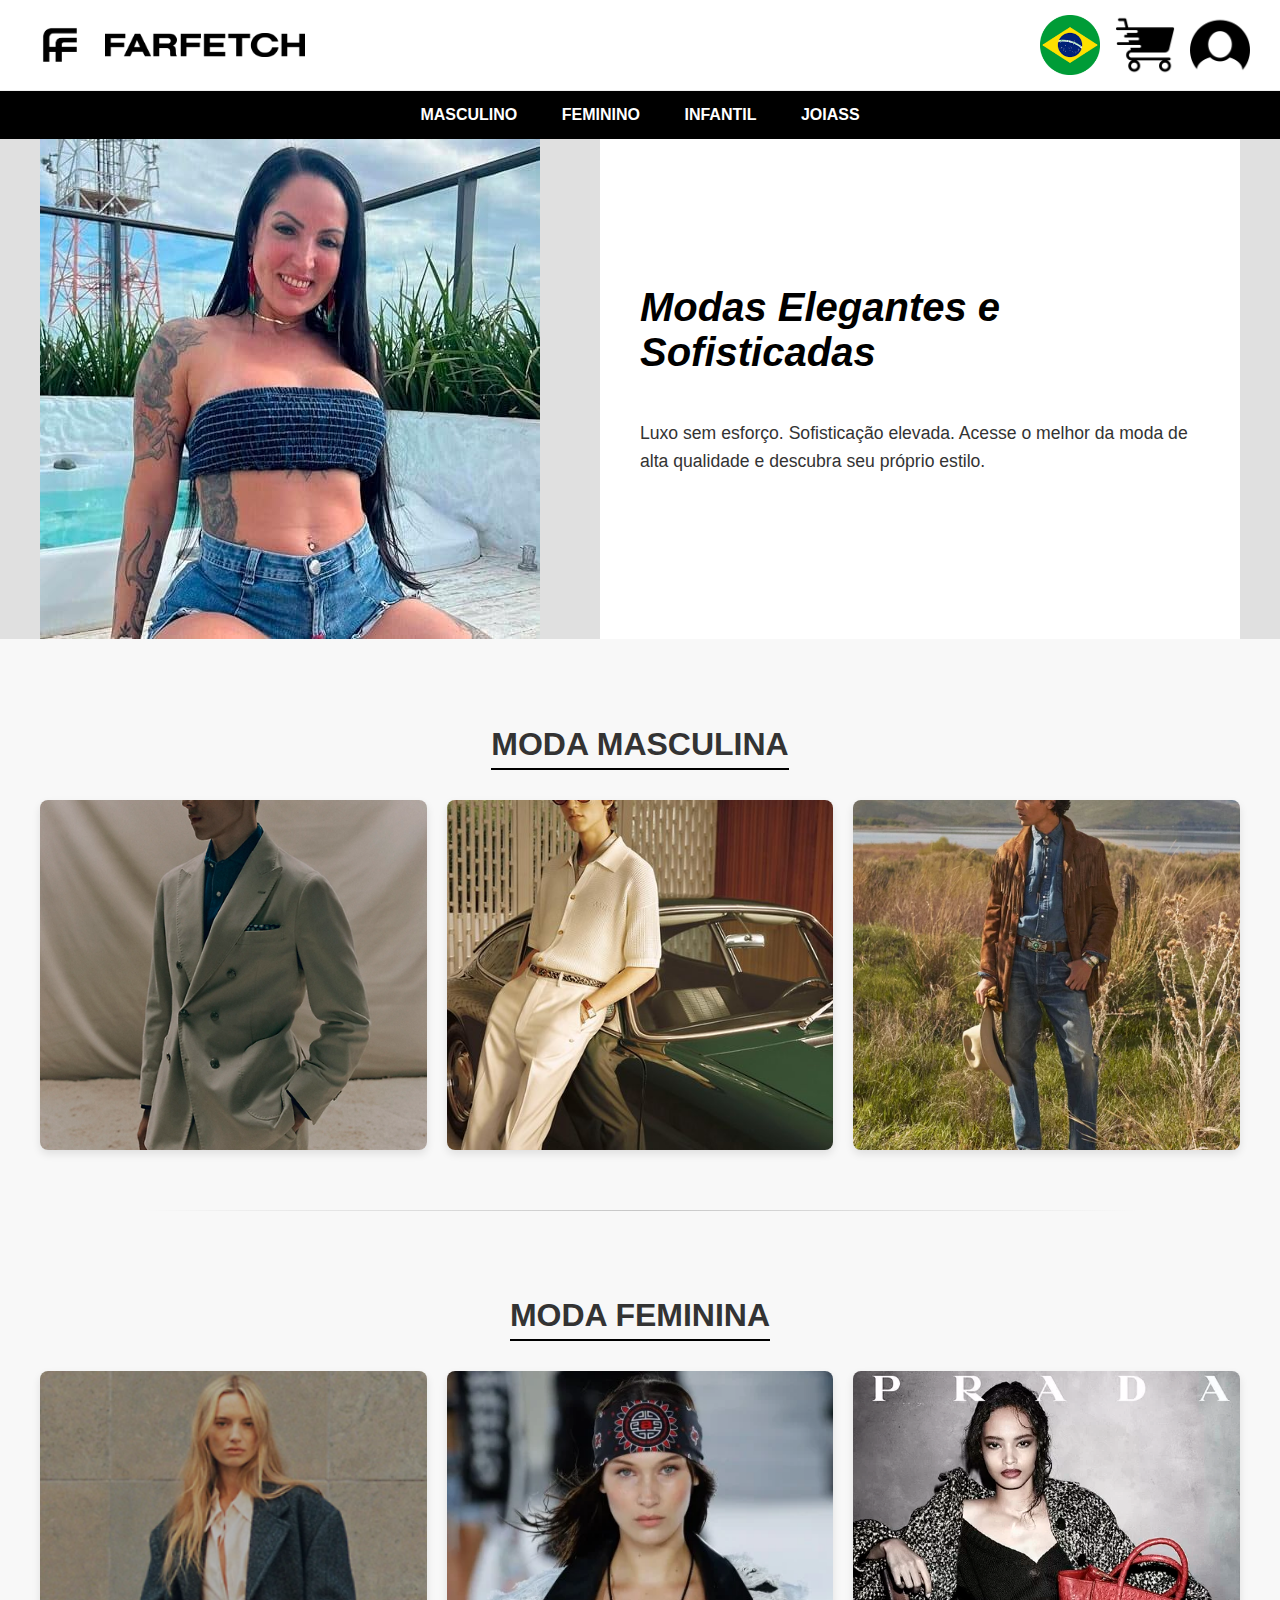
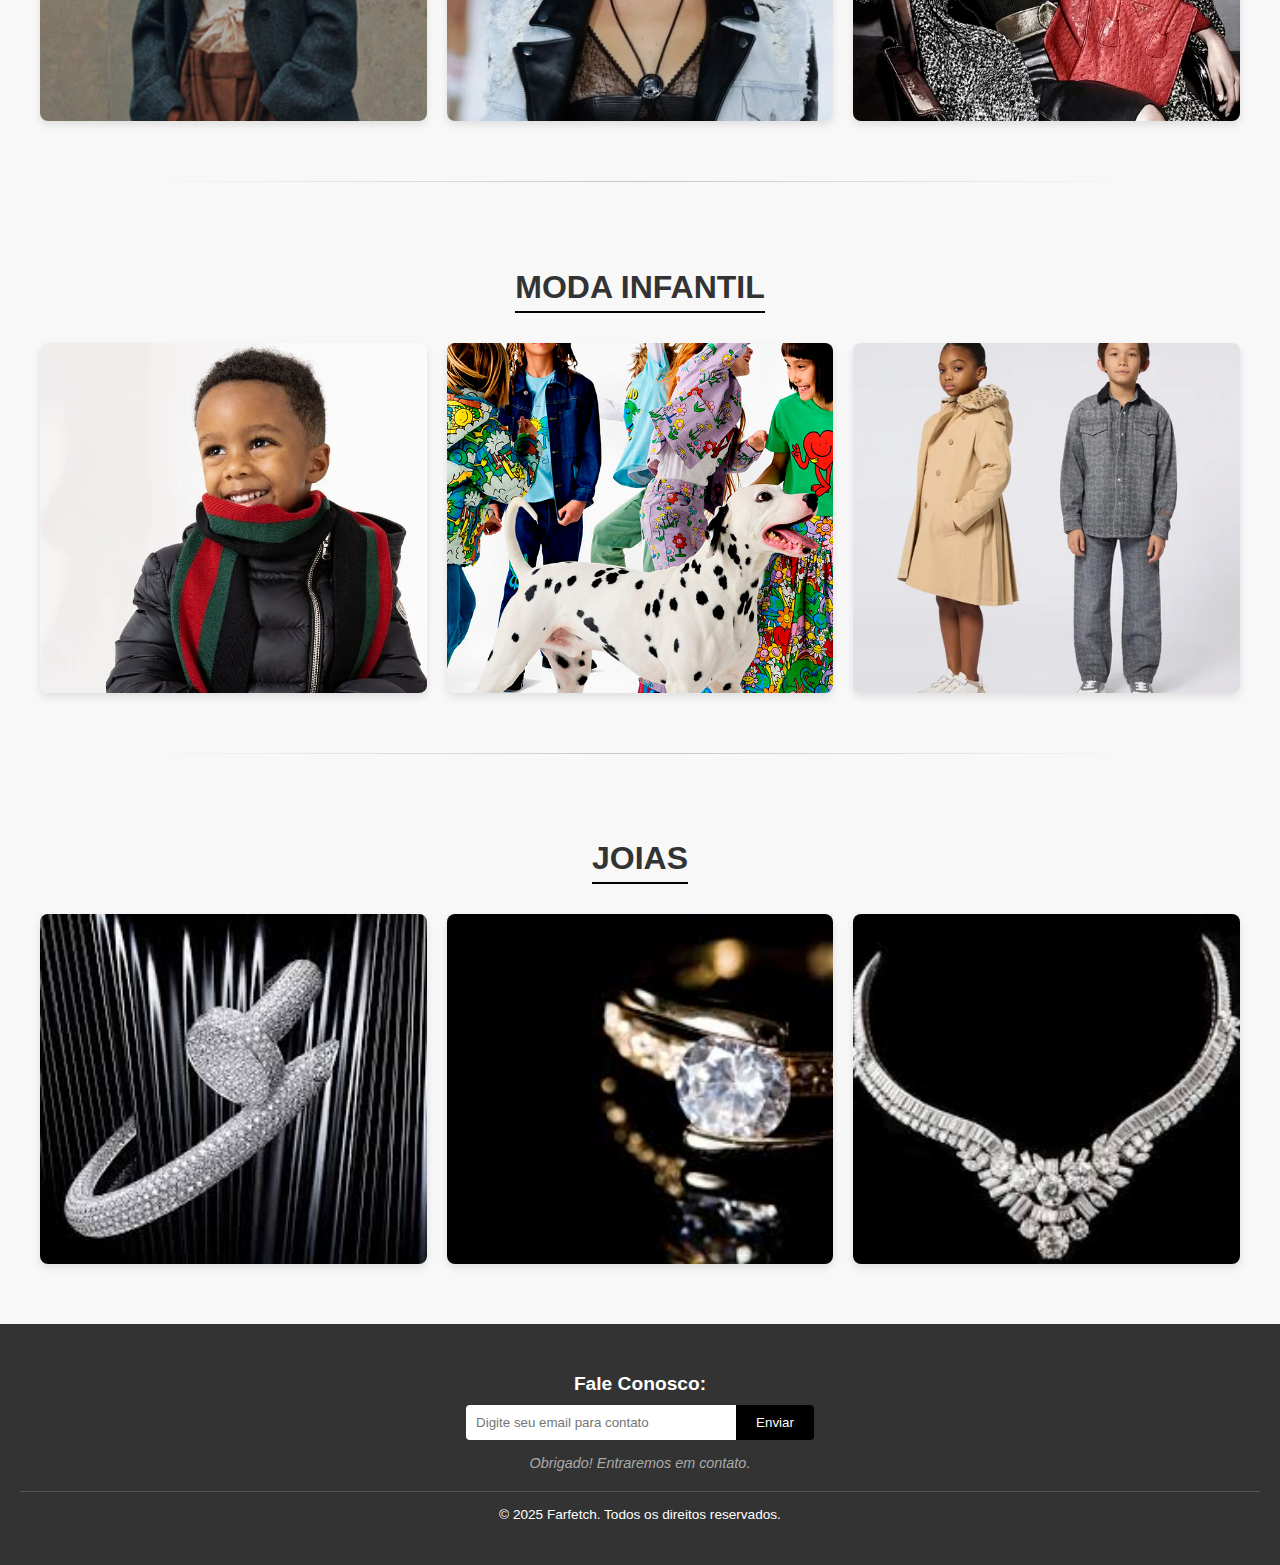
<file: index.html>
<!DOCTYPE html>
<html lang="pt-BR">
<head>
    <meta charset="UTF-8">
    <meta name="viewport" content="width=device-width, initial-scale=1.0">
    <title>Farfetch - O Melhor da Moda de </title>
    <link rel="stylesheet" href="style.css">
</head>
<body>

    <header class="main-header">
        <div class="logo-group">
            <img src="0x0.png" alt="Mini Logo" width="60">
            <img src="farfetch-logo.png" alt="Farfetch Logo Principal" width="200" class="main-logo">
        </div>
        <div class="profile-icons">
            <img src="br.png" alt="Bandeira do Brasil - Localização/Idioma" width="60">
            <img src="carrinho.png" alt="Carrinho de Compras" width="60">
            <a href="file:///C:lingmarcacao/att/6.html">
  <img src="personagem.png" alt="Ícone de Perfil/Conta" width="60">
</a>

        </div>
    </header>
    
    <nav class="main-nav">
        <a href="mas.html">Masculino</a>
        <a href="femi.html">Feminino</a>
        <a href="kid.html">Infantil</a>
        <a href="joia.html">Joiass</a>
    </nav>
    
    <main>
        
        <section class="hero-banner">
            <div class="banner-content">
                <div class="banner-image">
                    <img src="verao.jpeg" alt="Moça em roupa de verão, representando a coleção de moda.">
                </div>
                <div class="banner-text">
                    <h1>Modas Elegantes e Sofisticadas</h1>
                    <p>Luxo sem esforço. Sofisticação elevada. Acesse o melhor da moda de alta qualidade e descubra seu próprio estilo.</p>
                </div>
            </div>
        </section>
        
        <section class="category-section" id="masculino">
            <h2 class="section-title">Moda Masculina</h2>
            <div class="card-container">
                <div class="product-card">
                    <img src="masculino.jpg" alt="Exemplo de Moda Masculina 1">
                </div>
                <div class="product-card">
                    <img src="masculino2.webp" alt="Exemplo de Moda Masculina 2">
                </div>
                <div class="product-card">
                    <img src="masculino3.webp" alt="Exemplo de Moda Masculina 3">
                </div>
            </div>
        </section>

        <hr>

        <section class="category-section" id="feminino">
            <h2 class="section-title">Moda Feminina</h2>
            <div class="card-container">
                <div class="product-card">
                    <img src="feminino.png" alt="Exemplo de Moda Feminina 1">
                </div>
                <div class="product-card">
                    <img src="feminino2.webp" alt="Exemplo de Moda Feminina 2">
                </div>
                <div class="product-card">
                    <img src="feminino3.webp" alt="Exemplo de Moda Feminina 3">
                </div>
            </div>
        </section>

        <hr>
        
        <section class="category-section" id="infantil">
            <h2 class="section-title">Moda Infantil</h2>
            <div class="card-container">
                <div class="product-card">
                    <img src="infantil.webp" alt="Exemplo de Moda Infantil 1">
                </div>
                <div class="product-card">
                    <img src="infantil2.png" alt="Exemplo de Moda Infantil 2">
                </div>
                <div class="product-card">
                    <img src="infantil3.webp" alt="Exemplo de Moda Infantil 3">
                </div>
            </div>
        </section>

        <hr>

        <section class="category-section" id="joias">
            <h2 class="section-title">Joias</h2>
            <div class="card-container">
                <div class="product-card">
                    <img src="joia.jpg" alt="Exemplo de Joia 1">
                </div>
                <div class="product-card">
                    <img src="joia2.jpg" alt="Exemplo de Joia 2">
                </div>
                <div class="product-card">
                    <img src="joia3.jpg" alt="Exemplo de Joia 3">
                </div>
            </div>
        </section>
        
    </main>
    
    <footer class="main-footer">
        <div class="interactive-area">
            <p class="contact-phrase">Fale Conosco:</p>
            <div class="input-group">
                <input type="email" id="email-input" placeholder="Digite seu email para contato">
                <button type="submit">Enviar</button>
            </div>
            <p id="thank-you-message">Obrigado! Entraremos em contato.</p>
        </div>
        <p class="copyright">&copy; 2025 Farfetch. Todos os direitos reservados.</p>
    </footer>

</body>
</html>
</file>
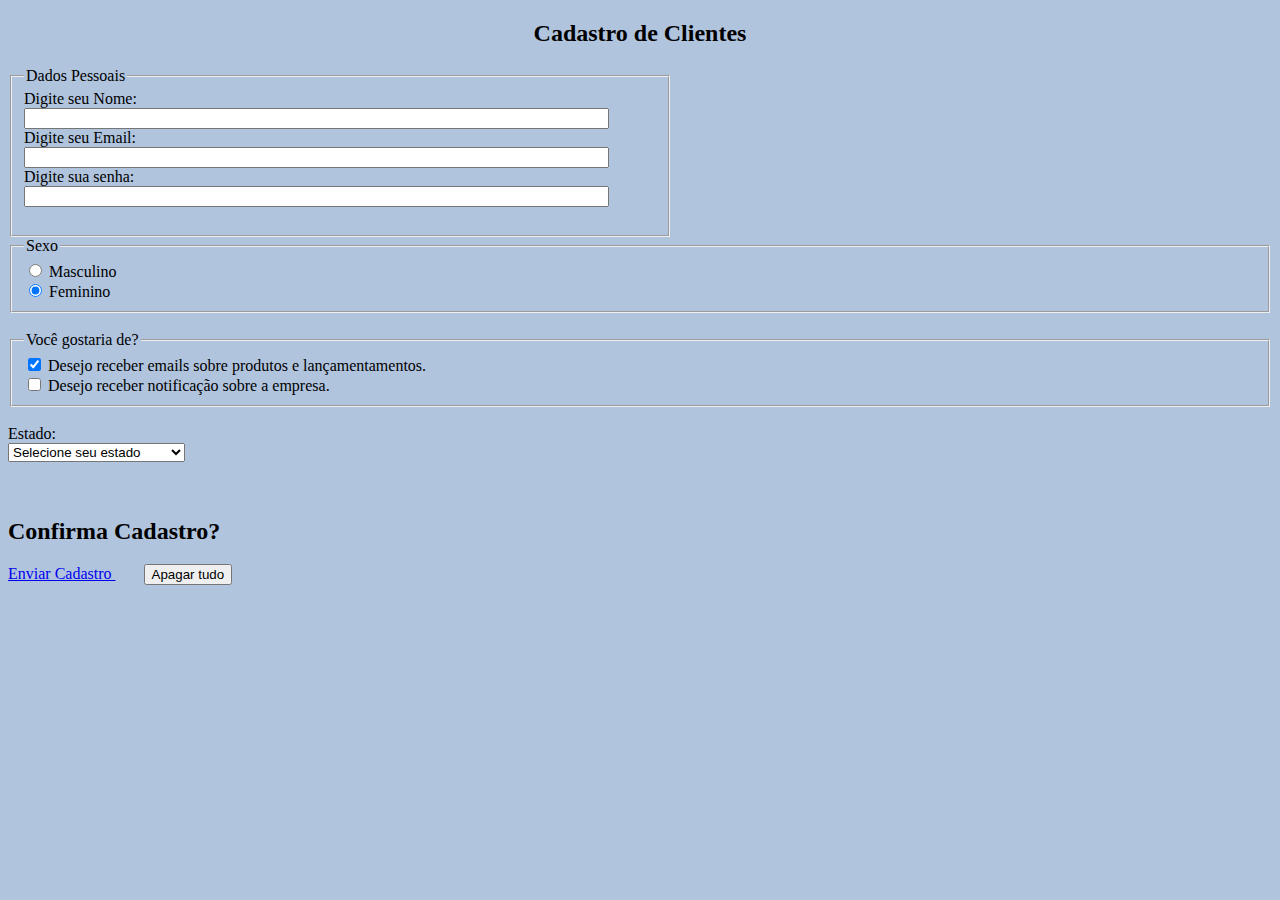
<file: 6.html>
<!DOCTYPE html>
<html lang="pt-br">
<head>
	<meta charset="UTF-8"/>
	<title>Formulários 5</title>
</head>
<body bgcolor="#B0C4DE">
    <form method="GET" action="form4.html">
		<h2 align="center">Cadastro de Clientes</h2>
		<fieldset style="width: 50%">
			<legend> Dados Pessoais</legend>
			<label for="caixa1">Digite seu Nome:</label>			
			<input type="text" id="caixa1" name="nome" size="70" maxlength="40" /><br />
			<label for="caixa2">Digite seu Email:</label>			
			<input type="text" id="caixa2" name="ender" size="70" maxlength="40" /><br />
			<label for="caixa3">Digite sua senha:</label>			
			<input type="password" id="caixa3" name="email" size="70" maxlength="40" /><br />	
			
		<br />
        	</fieldset>

            <fieldset>
			<legend> Sexo</legend>
			<input type="radio" name="sexo" value="masculino"> Masculino <br /> 
			<input type="radio" name="sexo" value="feminino" checked> Feminino
		</fieldset>
		
        <br />
		<fieldset>
			<legend> Você gostaria de?</legend>	
			<input type="checkbox" name="receber1" value="1" checked /> 
			Desejo receber emails sobre produtos e lançamentamentos.<br />
			<input type="checkbox" name="receber2" value="1"/> 
			Desejo receber notificação sobre a empresa.<br />
		</fieldset>	

        <br />Estado:<br /> 
		<select name="estado"> 
			<label for="estado">Estado:</label>

                            <option value="">Selecione seu estado</option>
                <option value="AC">Acre (AC)</option>
                <option value="AL">Alagoas (AL)</option>
                <option value="AP">Amapá (AP)</option>
                <option value="AM">Amazonas (AM)</option>
                <option value="BA">Bahia (BA)</option>
                <option value="CE">Ceará (CE)</option>
                <option value="DF">Distrito Federal (DF)</option>
                <option value="ES">Espírito Santo (ES)</option>
                <option value="GO">Goiás (GO)</option>
                <option value="MA">Maranhão (MA)</option>
                <option value="MT">Mato Grosso (MT)</option>
                <option value="MS">Mato Grosso do Sul (MS)</option>
                <option value="MG">Minas Gerais (MG)</option>
                <option value="PA">Pará (PA)</option>
                <option value="PB">Paraíba (PB)</option>
                <option value="PR">Paraná (PR)</option>
                <option value="PE">Pernambuco (PE)</option>
                <option value="PI">Piauí (PI)</option>
                <option value="RJ">Rio de Janeiro (RJ)</option>
                <option value="RN">Rio Grande do Norte (RN)</option>
                <option value="RS">Rio Grande do Sul (RS)</option>
                <option value="RO">Rondônia (RO)</option>
                <option value="RR">Roraima (RR)</option>
                <option value="SC">Santa Catarina (SC)</option>
                <option value="SP">São Paulo (SP)</option>
                <option value="SE">Sergipe (SE)</option>
                <option value="TO">Tocantins (TO)</option>


		</select><br /><br /> 

		<br/>
		<h2>Confirma Cadastro?</h2>
		<a href="index.html">Enviar Cadastro </a>
		&nbsp;&nbsp;&nbsp;&nbsp;&nbsp;&nbsp;
		<input type="reset" value="Apagar tudo"> 
	</form>
</body>
</file>
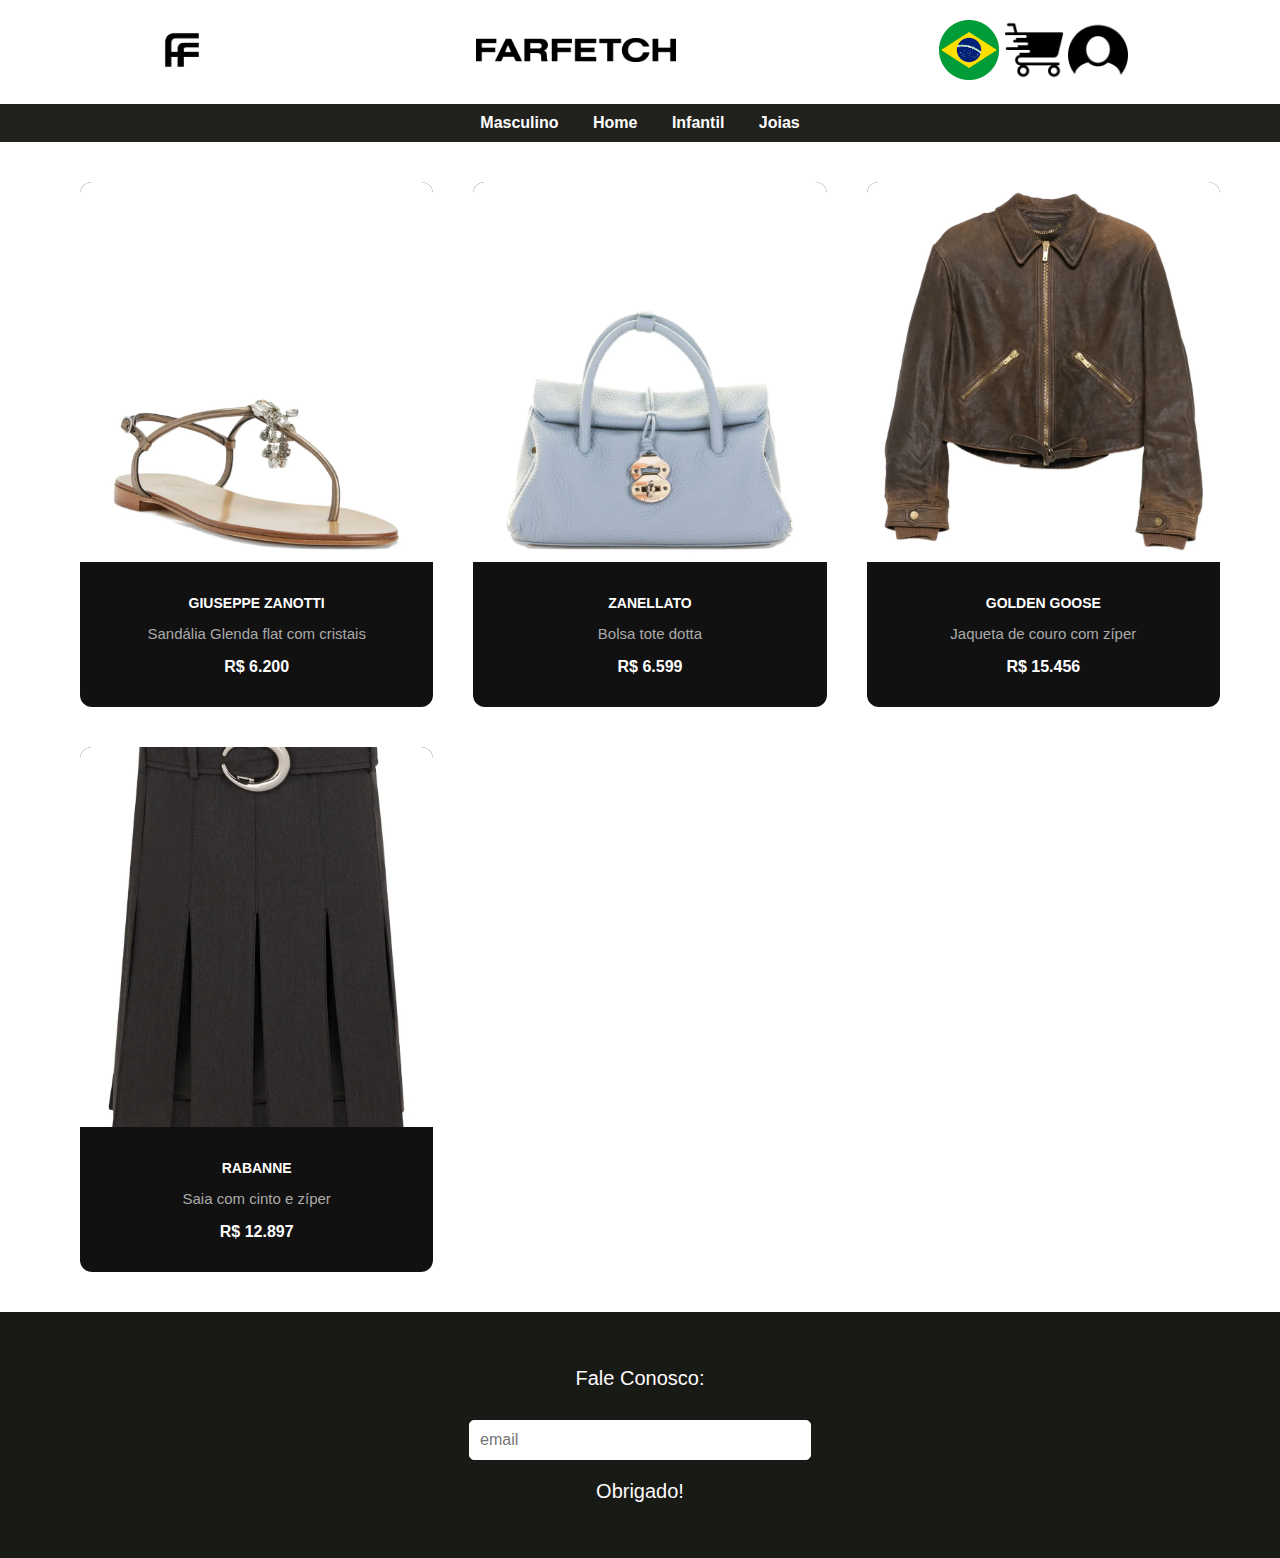
<file: femi.html>
<!DOCTYPE html>
<html lang="pt-BR">
<head>
    <meta charset="UTF-8">
    <title>F</title>
    <link rel="stylesheet" href="style2.css">
</head>
<header>
    
    <div><img src="0x0.png" alt="logo" width="60"></div>
    <div> <img src="farfetch-logo.png" alt="logo2" width="200"></div>
    <div class="profile-icons">
      <img src="br.png" alt="logo" width="60">
      <img src="carrinho.png" alt="Carrinho de Compras" width="60">
      <img src="personagem.png" alt="Ícone de Perfil/Conta" width="60">
    </header>
    
  <nav>
    <a href="mas.html">Masculino </a>
    <a href="index.html">Home </a>
    <a href="kid.html">Infantil </a>
    <a href="joia.html">Joias </a>
  </nav>
  <main>
    <div class="container-produtos">
      <div class="card">
        <img src="sandalia.jpg" alt="Moletom Denim Tears">
        <div class="info-produto">
          <p class="marca">Giuseppe Zanotti</p>
          <p class="nome">Sandália Glenda flat com cristais</p>
          <p class="preco">R$ 6.200</p>
        </div>
      </div>

      <div class="card">
        <img src="bolsa.jpg" alt="Jaqueta Balenciaga">
        <div class="info-produto">
          <p class="marca">Zanellato</p>
          <p class="nome">Bolsa tote dotta</p>
          <p class="preco">R$ 6.599</p>
        </div>
      </div>

      <div class="card">
        <img src="jaqueta.jpg" alt="Camiseta Palm Angels">
        <div class="info-produto">
          <p class="marca">Golden Goose</p>
          <p class="nome">Jaqueta de couro com zíper</p>
          <p class="preco">R$ 15.456</p>
        </div>
      </div>

      <div class="card">
        <img src="saia.jpg" alt="Tênis Off-White">
        <div class="info-produto">
          <p class="marca">Rabanne</p>
          <p class="nome">Saia com cinto e zíper</p>
          <p class="preco">R$ 12.897</p>
        </div>
      </div>
    </div>
  </main>


 <footer>
    <div class="interativa">
  <p class="frase">Fale Conosco:</p>
  <input type="text" id="nome" placeholder="email">
  <p id="resposta">Obrigado!</p>
    </div>
 
</footer>
</body>
</html>
</file>
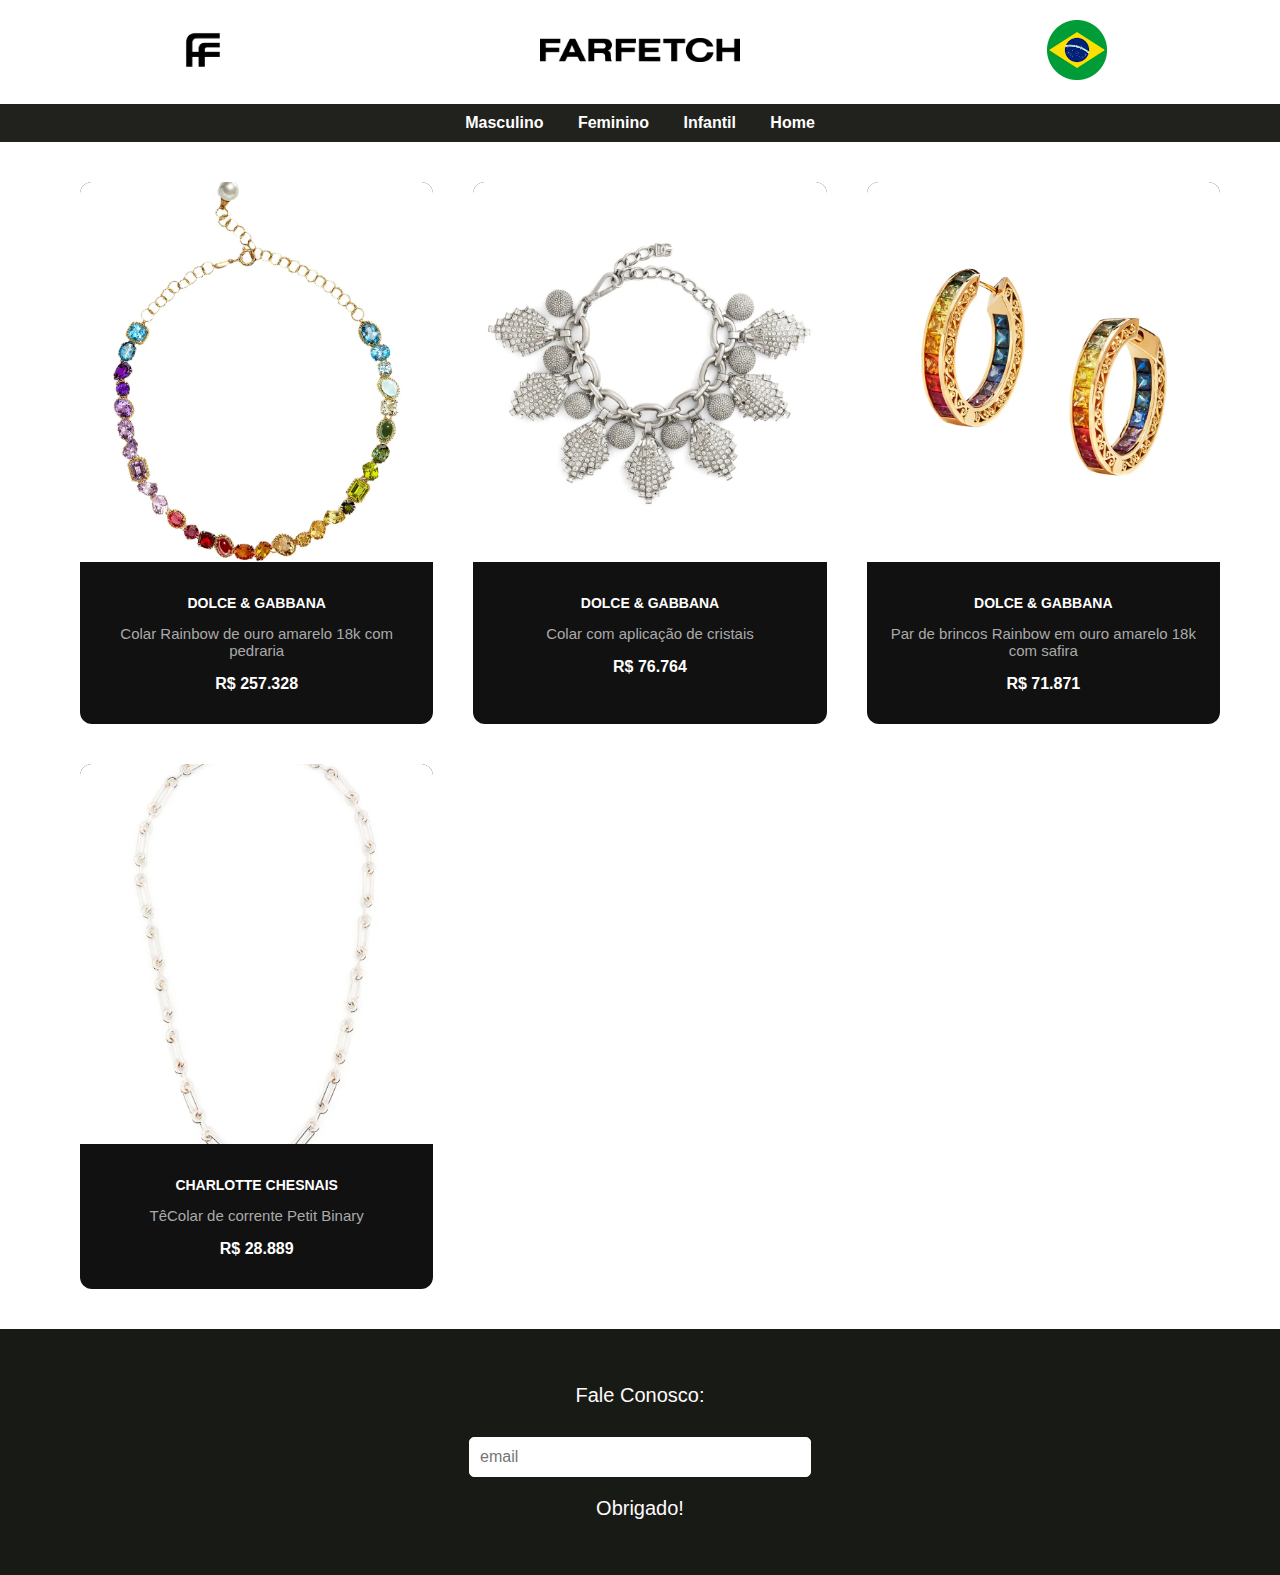
<file: joia.html>
<!DOCTYPE html>
<html lang="pt-BR">
<head>
    <meta charset="UTF-8">
    <title>F</title>
    <link rel="stylesheet" href="style2.css">
</head>
<header>
    
    <div><img src="0x0.png" alt="logo" width="60"></div>
    <div> <img src="farfetch-logo.png" alt="logo2" width="200"></div>
    <div><img src="br.png" alt="logo" width="60"></div>
    </header>
    
  <nav>
    <a href="mas.html">Masculino </a>
    <a href="femi.html">Feminino </a>
    <a href="kid.html">Infantil </a>
    <a href="index.html">Home </a>
  </nav>
  <main>
    <div class="container-produtos">
      <div class="card">
        <img src="doce.jpg" alt="Moletom Denim Tears">
        <div class="info-produto">
          <p class="marca">Dolce & Gabbana</p>
          <p class="nome">Colar Rainbow de ouro amarelo 18k com pedraria</p>
          <p class="preco">R$ 257.328</p>
        </div>
      </div>

      <div class="card">
        <img src="doce2.jpg" alt="Jaqueta Balenciaga">
        <div class="info-produto">
          <p class="marca">Dolce & Gabbana</p>
          <p class="nome">Colar com aplicação de cristais</p>
          <p class="preco">R$ 76.764</p>
        </div>
      </div>

      <div class="card">
        <img src="doce3.jpg" alt="Camiseta Palm Angels">
        <div class="info-produto">
          <p class="marca">Dolce & Gabbana</p>
          <p class="nome">Par de brincos Rainbow em ouro amarelo 18k com safira</p>
          <p class="preco">R$ 71.871</p>
        </div>
      </div>

      <div class="card">
        <img src="colar.jpg" alt="Tênis Off-White">
        <div class="info-produto">
          <p class="marca">Charlotte Chesnais</p>
          <p class="nome">TêColar de corrente Petit Binary</p>
          <p class="preco">R$ 28.889</p>
        </div>
      </div>
    </div>
  </main>


 <footer>
    <div class="interativa">
  <p class="frase">Fale Conosco:</p>
  <input type="text" id="nome" placeholder="email">
  <p id="resposta">Obrigado!</p>
    </div>
 
</footer>
</body>
</html>
</file>
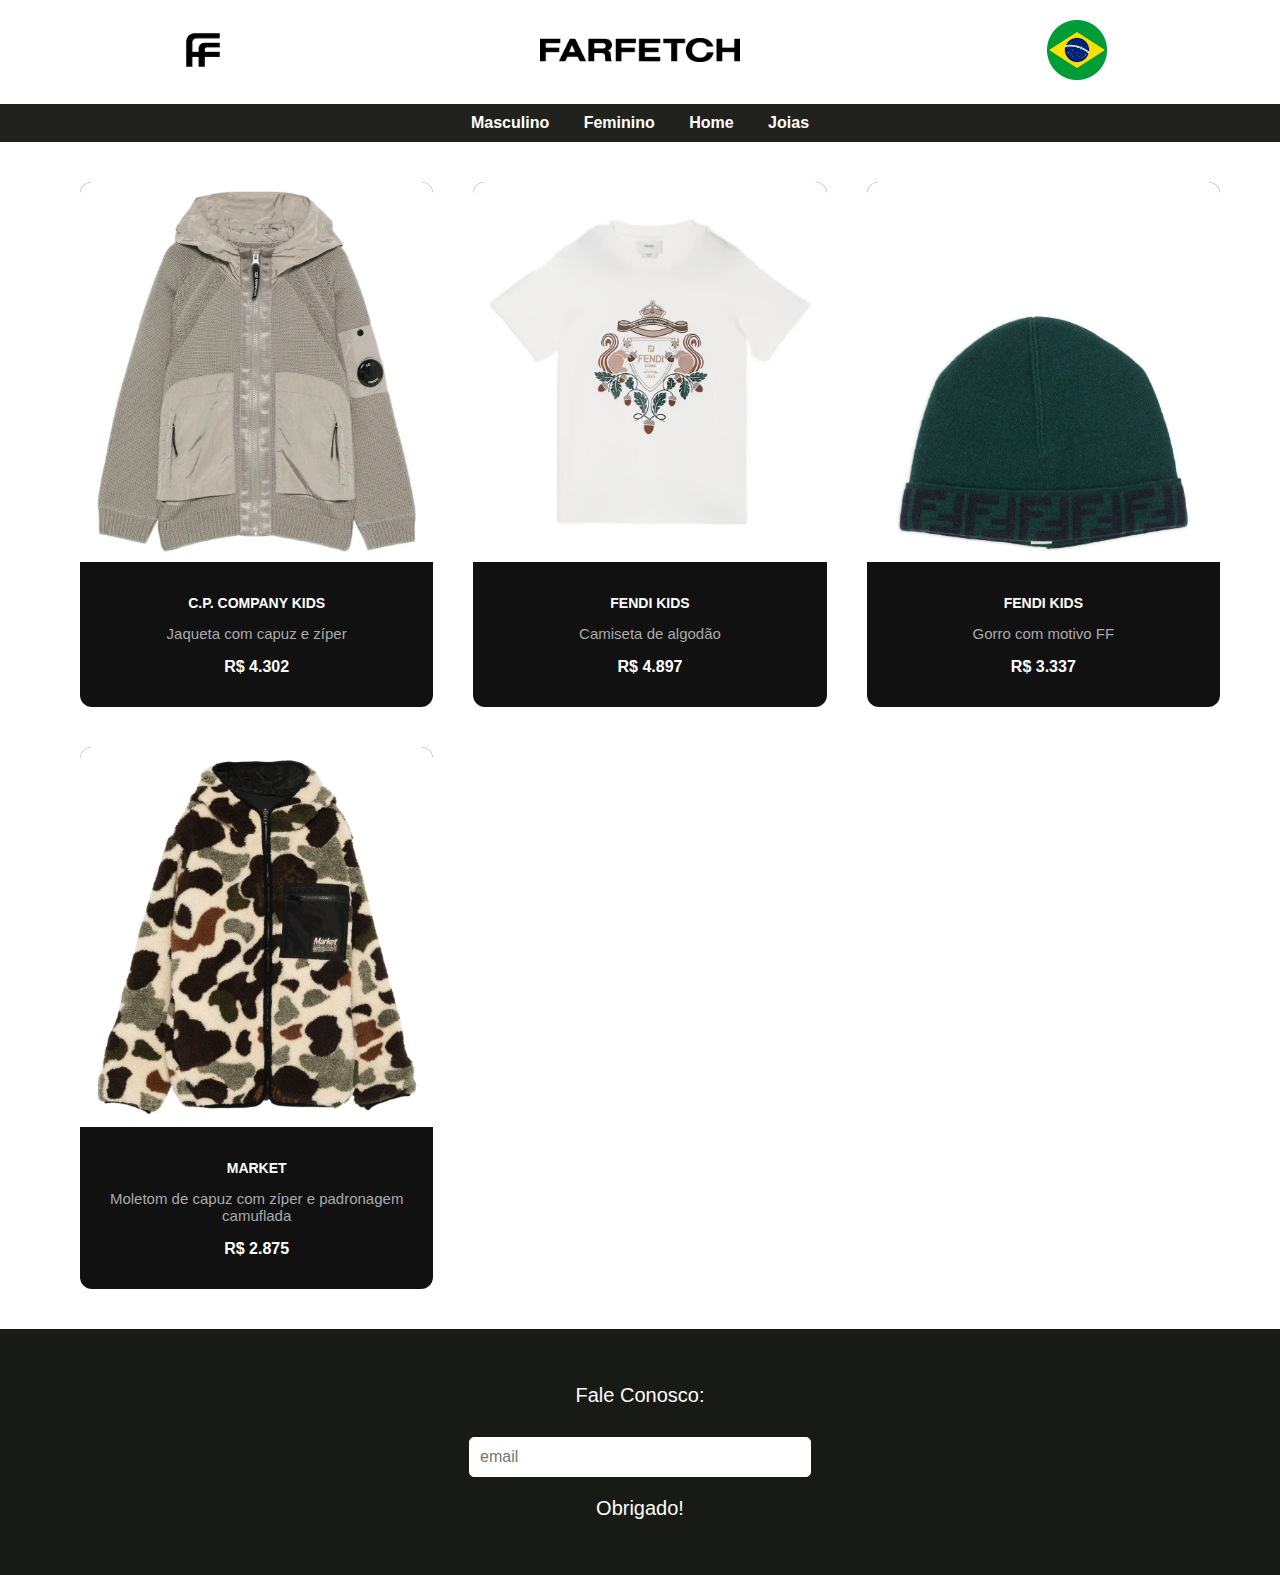
<file: kid.html>
<!DOCTYPE html>
<html lang="pt-BR">
<head>
    <meta charset="UTF-8">
    <title>F</title>
    <link rel="stylesheet" href="style2.css">
</head>
<header>
    
    <div><img src="0x0.png" alt="logo" width="60"></div>
    <div> <img src="farfetch-logo.png" alt="logo2" width="200"></div>
    <div><img src="br.png" alt="logo" width="60"></div>
    </header>
    
  <nav>
    <a href="mas.html">Masculino </a>
    <a href="femi.html">Feminino </a>
    <a href="index.html">Home </a>
    <a href="joia.html">Joias </a>
  </nav>
  <main>
    <div class="container-produtos">
      <div class="card">
        <img src="cp.jpg" alt="Moletom Denim Tears">
        <div class="info-produto">
          <p class="marca">C.P. Company Kids</p>
          <p class="nome">Jaqueta com capuz e zíper</p>
          <p class="preco">R$ 4.302</p>
        </div>
      </div>

      <div class="card">
        <img src="fendi.jpg" alt="Jaqueta Balenciaga">
        <div class="info-produto">
          <p class="marca">Fendi Kids</p>
          <p class="nome">Camiseta de algodão</p>
          <p class="preco">R$ 4.897</p>
        </div>
      </div>

      <div class="card">
        <img src="gorro.jpg" alt="Camiseta Palm Angels">
        <div class="info-produto">
          <p class="marca">Fendi Kids</p>
          <p class="nome">Gorro com motivo FF</p>
          <p class="preco">R$ 3.337</p>
        </div>
      </div>

      <div class="card">
        <img src="mkt.jpg" alt="Tênis Off-White">
        <div class="info-produto">
          <p class="marca">MARKET</p>
          <p class="nome">Moletom de capuz com zíper e padronagem camuflada</p>
          <p class="preco">R$ 2.875</p>
        </div>
      </div>
    </div>
  </main>


 <footer>
    <div class="interativa">
        <p class="frase">Fale Conosco:</p>
        <input type="text" id="nome" placeholder="email">
        <p id="resposta">Obrigado!</p>
    </div>
 
</footer>
</body>
</html>
</file>
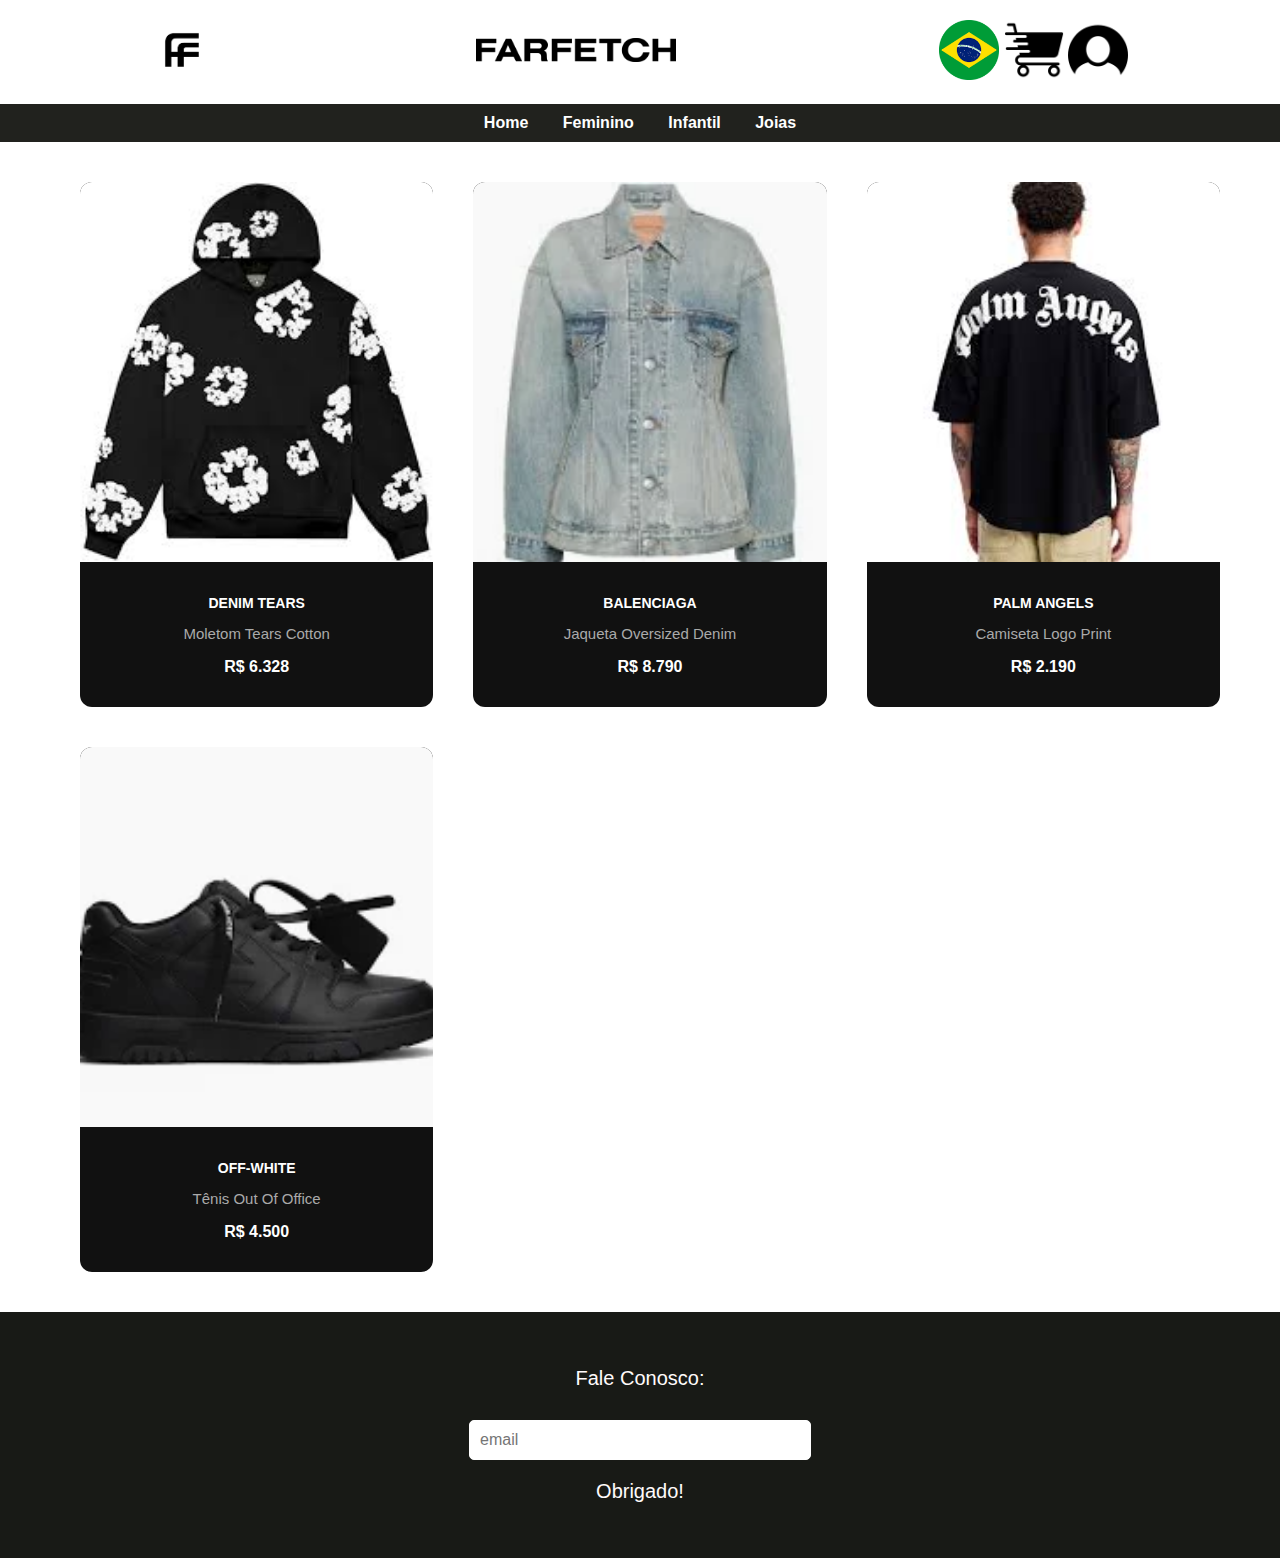
<file: mas.html>
<!DOCTYPE html>
<html lang="pt-BR">
<head>
    <meta charset="UTF-8">
    <title>F</title>
    <link rel="stylesheet" href="style2.css">
</head>
<header>
    
    <div><img src="0x0.png" alt="logo" width="60"></div>
    <div> <img src="farfetch-logo.png" alt="logo2" width="200"></div>
    <div class="profile-icons">
      <img src="br.png" alt="logo" width="60">
        <img src="carrinho.png" alt="logo" width="60">
        <img src="personagem.png" alt="logo" width="60">
    </header>
    
  <nav>
    <a href="index.html">Home </a>
    <a href="femi.html">Feminino </a>
    <a href="kid.html">Infantil </a>
    <a href="joia.html">Joias </a>
  </nav>
  <main>
    <div class="container-produtos">
      <div class="card">
        <img src="blusa1.jfif" alt="Moletom Denim Tears">
        <div class="info-produto">
          <p class="marca">Denim Tears</p>
          <p class="nome">Moletom Tears Cotton</p>
          <p class="preco">R$ 6.328</p>
        </div>
      </div>

      <div class="card">
        <img src="balen.webp" alt="Jaqueta Balenciaga">
        <div class="info-produto">
          <p class="marca">Balenciaga</p>
          <p class="nome">Jaqueta Oversized Denim</p>
          <p class="preco">R$ 8.790</p>
        </div>
      </div>

      <div class="card">
        <img src="palm.jfif" alt="Camiseta Palm Angels">
        <div class="info-produto">
          <p class="marca">Palm Angels</p>
          <p class="nome">Camiseta Logo Print</p>
          <p class="preco">R$ 2.190</p>
        </div>
      </div>

      <div class="card">
        <img src="tenis.webp" alt="Tênis Off-White">
        <div class="info-produto">
          <p class="marca">Off-White</p>
          <p class="nome">Tênis Out Of Office</p>
          <p class="preco">R$ 4.500</p>
        </div>
      </div>
    </div>
  </main>


 <footer>
    <div class="interativa">
  <p class="frase">Fale Conosco:</p>
  <input type="text" id="nome" placeholder="email">
  <p id="resposta">Obrigado!</p>
  </div>
 
</footer>

</body>
</html>
</file>
<file: style2.css>
body {
    font-family: Arial, sans-serif;
    margin: 0;
    background: #ffffff;
}

header {
    background: #ffffff;
    display: flex;
    justify-content: space-around;
    align-items: center;
    padding: 20px;
}

header div {
    font-weight: bold;
}
nav {
    background: #21221e;
    text-align: center;
    padding: 10px;
}

nav a {
    margin: 0 15px;
    text-decoration: none;
    color: #ffffff;
    font-weight: bold;
}
.frase {
    color: #ffffff;
}

main {
  margin-left: 20px;
  width: calc(100% - 140px);
  display: flex;
  justify-content: center;
  padding: 40px 60px;
}

.container-produtos {
  position: relative;  
  display: grid;
  grid-template-columns: repeat(auto-fit, minmax(280px, 1fr));
  gap: 40px;
  width: 100%;
  max-width: 1600px;
}

.card {
  background-color: #111;
  border-radius: 12px;
  overflow: hidden;
  transition: transform 0.3s ease, box-shadow 0.3s ease;
  cursor: pointer;
}

.card img {
  width: 100%;
  height: 380px;
  object-fit: cover;
  transition: transform 0.3s ease;
}

.card:hover img {
  transform: scale(1.05);
}

.card:hover {
  transform: translateY(-6px);
  box-shadow: 0px 8px 25px rgba(255, 255, 255, 0.15);
}

.info-produto {
  padding: 15px;
  text-align: center;
}

.marca {
  font-weight: bold;
  text-transform: uppercase;
  font-size: 14px;
  color: white;
}

.nome {
  color: #aaa;
  font-size: 15px;
  margin: 4px 0;
}

.preco {
  font-weight: bold;
  color: white;
  font-size: 16px;
}


footer {
    background: rgb(24, 26, 22);
    text-align: center;
    padding: 15px;
    font-size: 14px;
    
    .interativa {
  max-width: 400px;
  margin: 40px auto;
  text-align: center;
  font-family: Arial, sans-serif;
    }

    .interativa input {
    padding: 10px;
    width: 80%;
    font-size: 16px;
    margin-top: 10px;
    border-radius: 5px;
    border: 1px solid #ffffff;
    }

    .interativa p {
    margin-top: 20px;
    font-size: 20px;
    color: #fffbfb;
    }

}
</file>
<file: style.css>
/*
 * 1. Configurações Globais (Reset Básico)
 */
body {
    font-family: Arial, sans-serif;
    margin: 0;
    padding: 0;
    background-color: #f8f8f8; /* Fundo levemente cinza */
    color: #333;
}

img {
    max-width: 100%;
    height: auto;
    display: block; /* Remove espaço extra abaixo das imagens */
}

a {
    text-decoration: none;
    color: inherit;
}

/*
 * 2. Cabeçalho (Header)
 */
.main-header {
    display: flex;
    justify-content: space-between;
    align-items: center;
    padding: 15px 30px;
    background-color: #fff;
    border-bottom: 1px solid #eee;
}

.logo-group {
    display: flex;
    align-items: center;
    gap: 15px;
}

.profile-icons {
    display: flex;
    gap: 15px;
}

.profile-icons img {
    cursor: pointer;
    transition: opacity 0.3s;
}

.profile-icons img:hover {
    opacity: 0.8;
}


/*
 * 3. Navegação (Nav)
 */
.main-nav {
    background-color: #000;
    text-align: center;
    padding: 15px 0;
}

.main-nav a {
    color: #fff;
    padding: 10px 20px;
    font-weight: bold;
    text-transform: uppercase;
    transition: background-color 0.3s;
}

.main-nav a:hover {
    background-color: #333;
}

/*
 * 4. Banner Principal (Hero)
 */
.hero-banner {
    margin-bottom: 40px;
    background-color: #e0e0e0;
}

.banner-content {
    display: flex;
    max-width: 1200px;
    margin: 0 auto;
    overflow: hidden; /* Garante que a imagem se ajuste */
}

.banner-image {
    flex: 1; /* Ocupa metade do espaço */
}

.banner-text {
    flex: 1; /* Ocupa a outra metade */
    display: flex;
    flex-direction: column;
    justify-content: center;
    padding: 40px;
    background-color: #fff;
}

.banner-text h1 {
    font-size: 2.5em;
    margin-top: 0;
    font-style: italic;
    color: #000;
}

.banner-text p {
    font-size: 1.1em;
    line-height: 1.6;
}

/*
 * 5. Seções de Conteúdo (Categorias)
 */
.category-section {
    max-width: 1200px;
    margin: 60px auto;
    padding: 0 20px;
    text-align: center;
}

.section-title {
    font-size: 2em;
    margin-bottom: 30px;
    border-bottom: 2px solid #000;
    display: inline-block;
    padding-bottom: 5px;
    text-transform: uppercase;
}

.card-container {
    display: flex;
    justify-content: space-between; /* Distribui os cartões */
    gap: 20px;
    flex-wrap: wrap; /* Permite quebras em telas menores */
}

.product-card {
    flex: 1;
    min-width: 280px; /* Garante tamanho mínimo para o cartão */
    box-shadow: 0 4px 8px rgba(0, 0, 0, 0.1);
    border-radius: 8px;
    overflow: hidden;
    transition: transform 0.3s ease-in-out;
    background-color: #fff;
}

.product-card:hover {
    transform: translateY(-5px);
    box-shadow: 0 8px 16px rgba(0, 0, 0, 0.2);
}

.product-card img {
    width: 100%;
    height: 350px; /* Altura fixa para manter o alinhamento */
    object-fit: cover; /* Garante que a imagem cubra a área sem distorcer */
}

/* Linha separadora horizontal */
hr {
    border: 0;
    height: 1px;
    background-image: linear-gradient(to right, rgba(0, 0, 0, 0), rgba(0, 0, 0, 0.2), rgba(0, 0, 0, 0));
    max-width: 1000px;
    margin: 40px auto;
}

/*
 * 6. Rodapé (Footer)
 */
.main-footer {
    background-color: #333;
    color: #fff;
    padding: 30px 20px;
    text-align: center;
    margin-top: 50px;
}

.interactive-area {
    margin-bottom: 20px;
}

.contact-phrase {
    font-size: 1.2em;
    margin-bottom: 10px;
    font-weight: bold;
}

.input-group {
    display: flex;
    justify-content: center;
    margin-bottom: 10px;
}

#email-input {
    padding: 10px;
    border: none;
    border-radius: 4px 0 0 4px;
    width: 250px;
}

.input-group button {
    padding: 10px 20px;
    background-color: #000;
    color: #fff;
    border: none;
    border-radius: 0 4px 4px 0;
    cursor: pointer;
    transition: background-color 0.3s;
}

.input-group button:hover {
    background-color: #666;
}

#thank-you-message {
    font-style: italic;
    color: #aaa;
    font-size: 0.9em;
}

.copyright {
    margin-top: 15px;
    padding-top: 15px;
    border-top: 1px solid #555;
    font-size: 0.85em;
}

/*
 * 7. Responsividade (Para telas menores/celulares)
 */
@media (max-width: 768px) {
    .main-header {
        flex-direction: column;
        gap: 10px;
        padding: 10px;
    }

    .profile-icons {
        justify-content: center;
    }

    .banner-content {
        flex-direction: column; /* Empilha o texto e a imagem do banner */
    }

    .banner-text {
        padding: 20px;
        text-align: center;
    }
    
    .banner-text h1 {
        font-size: 1.8em;
    }
    
    .card-container {
        justify-content: center; /* Centraliza os cartões */
    }
    
    .product-card {
        min-width: 90%; /* Ocupa quase a largura toda da tela */
    }

    #email-input {
        width: 70%;
    }
}
</file>
